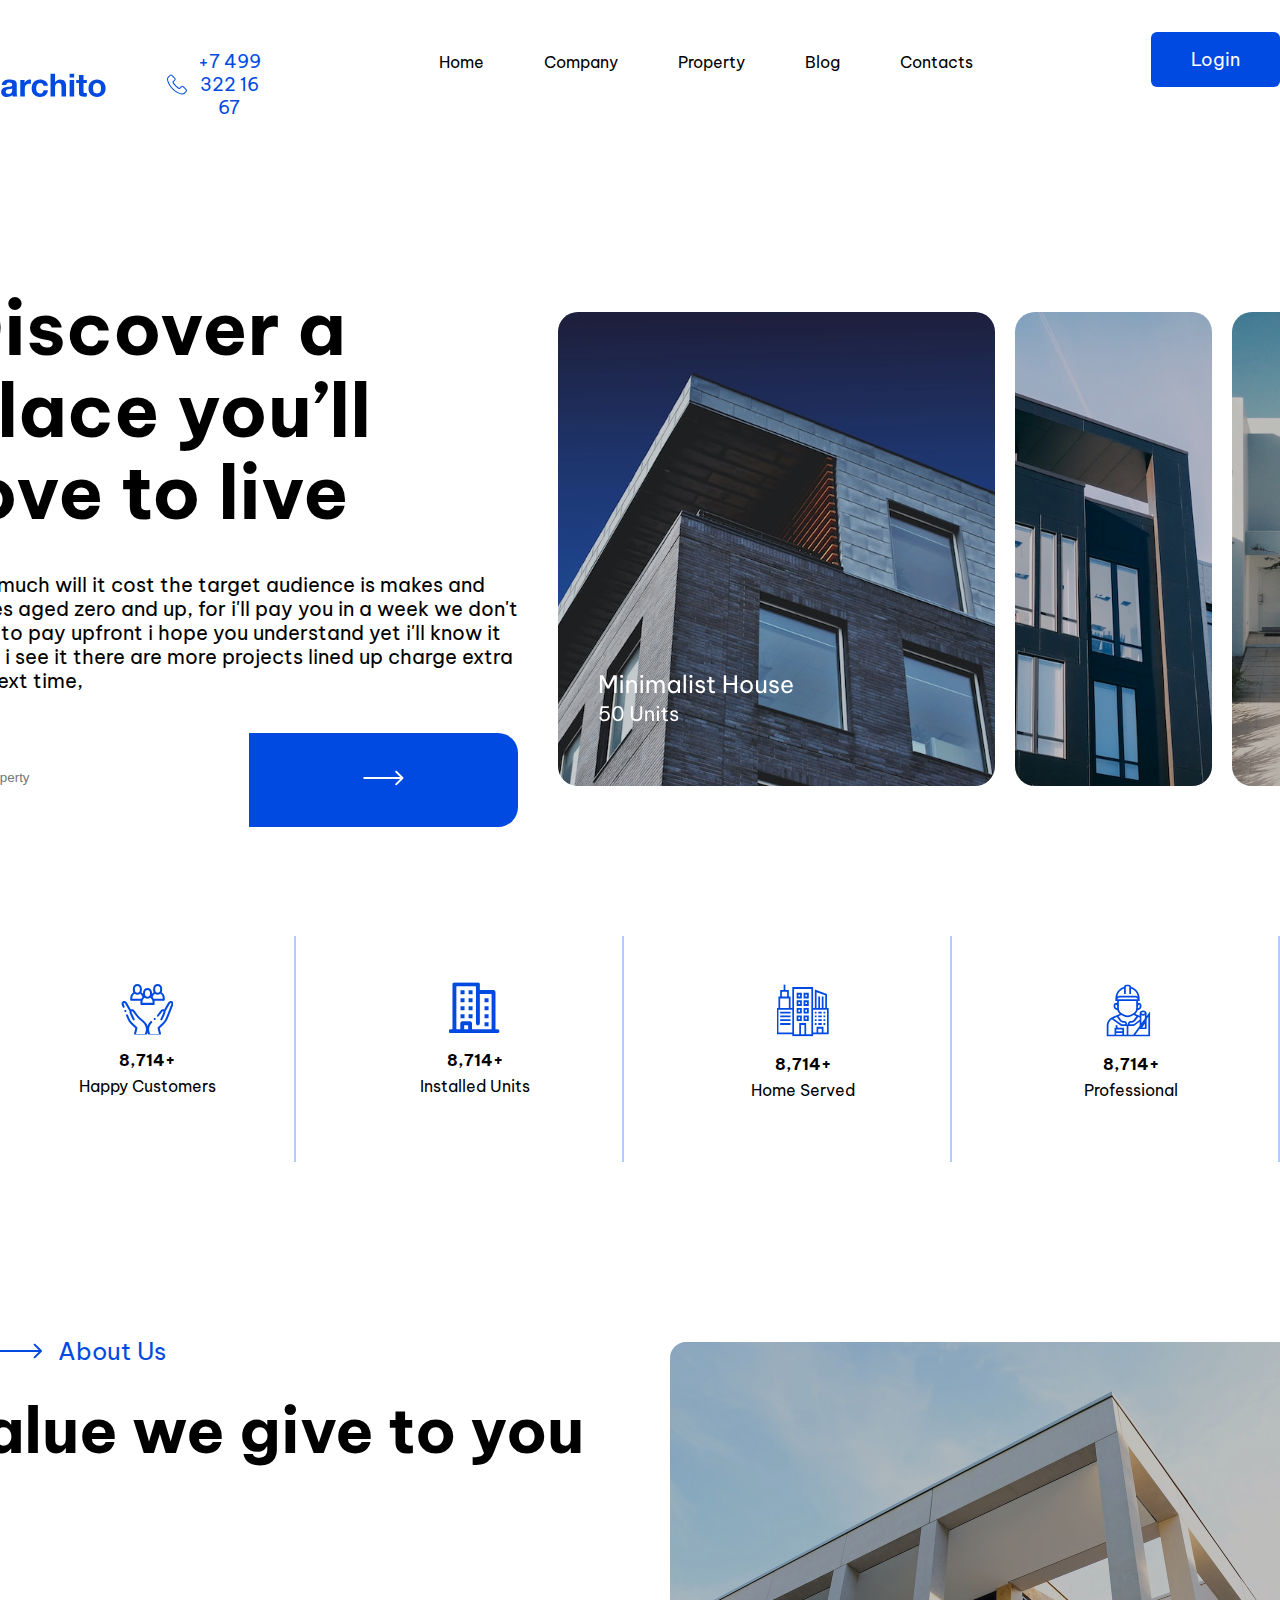
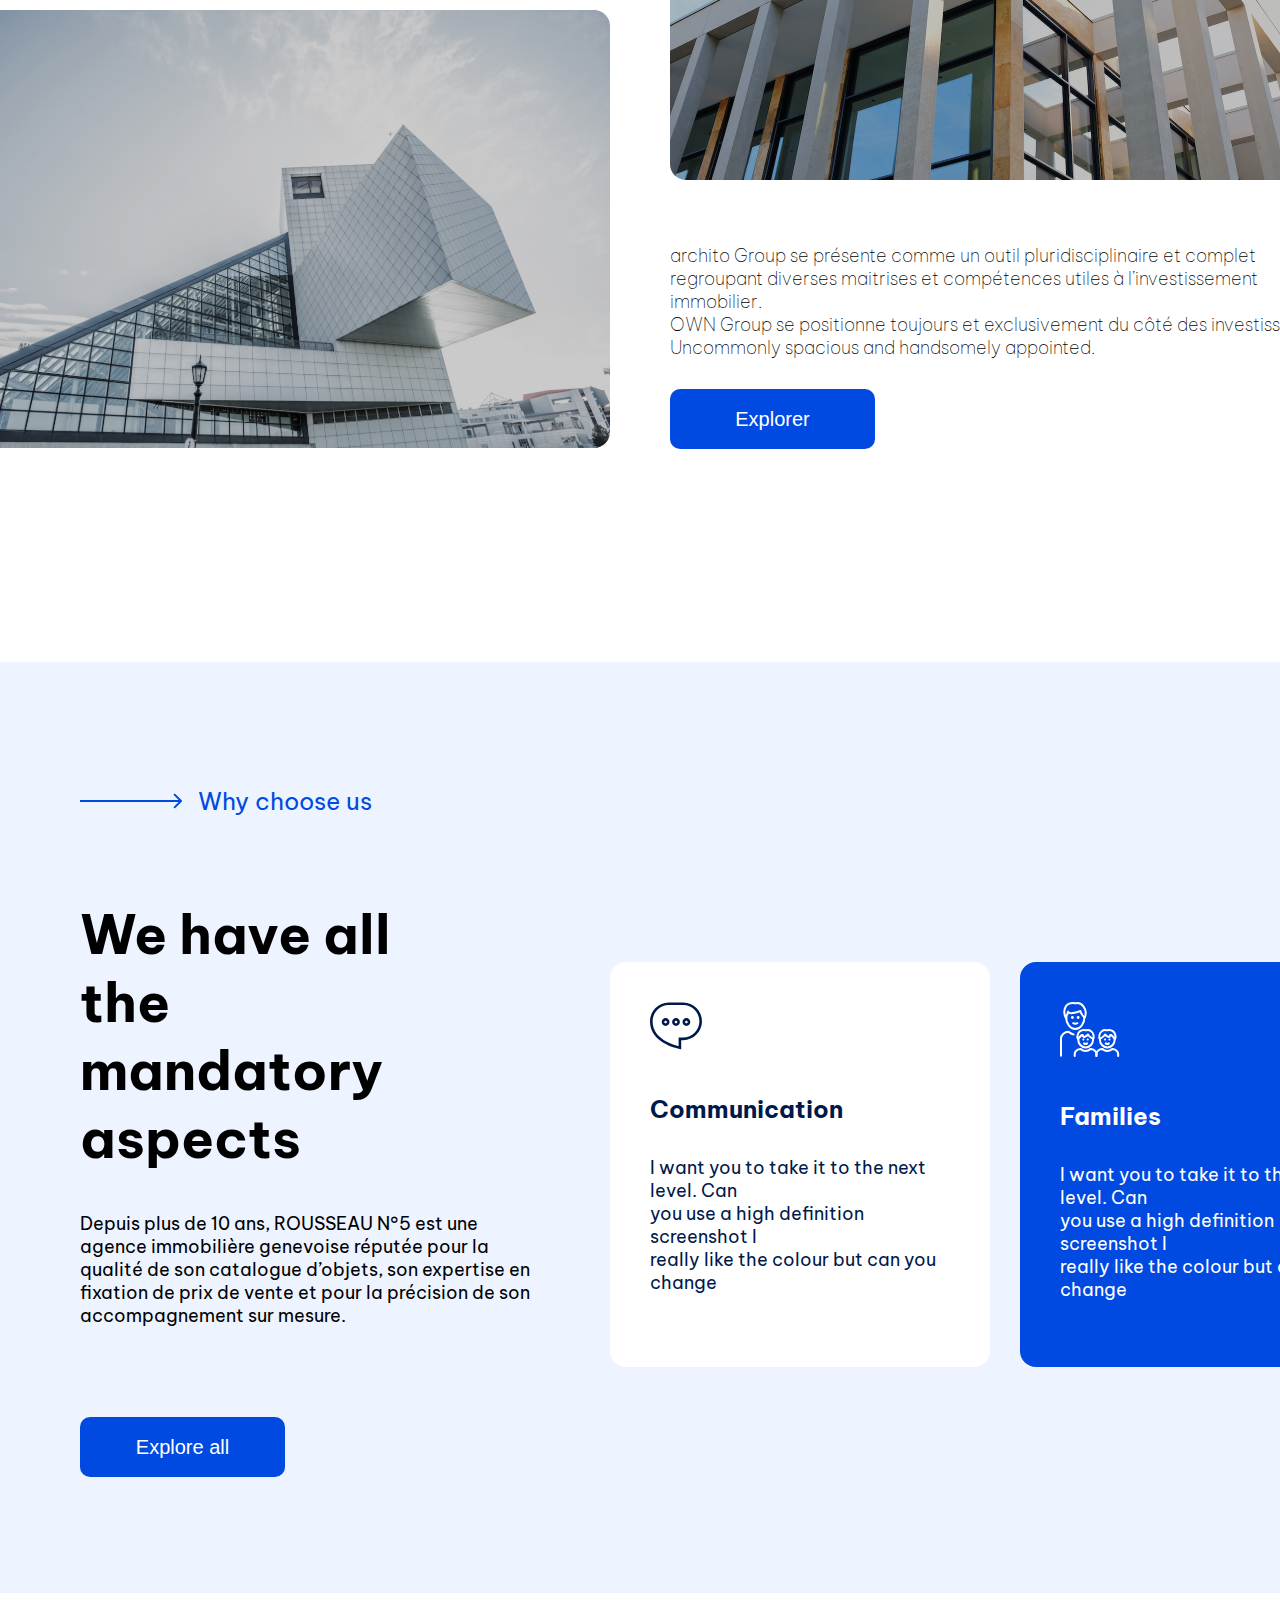
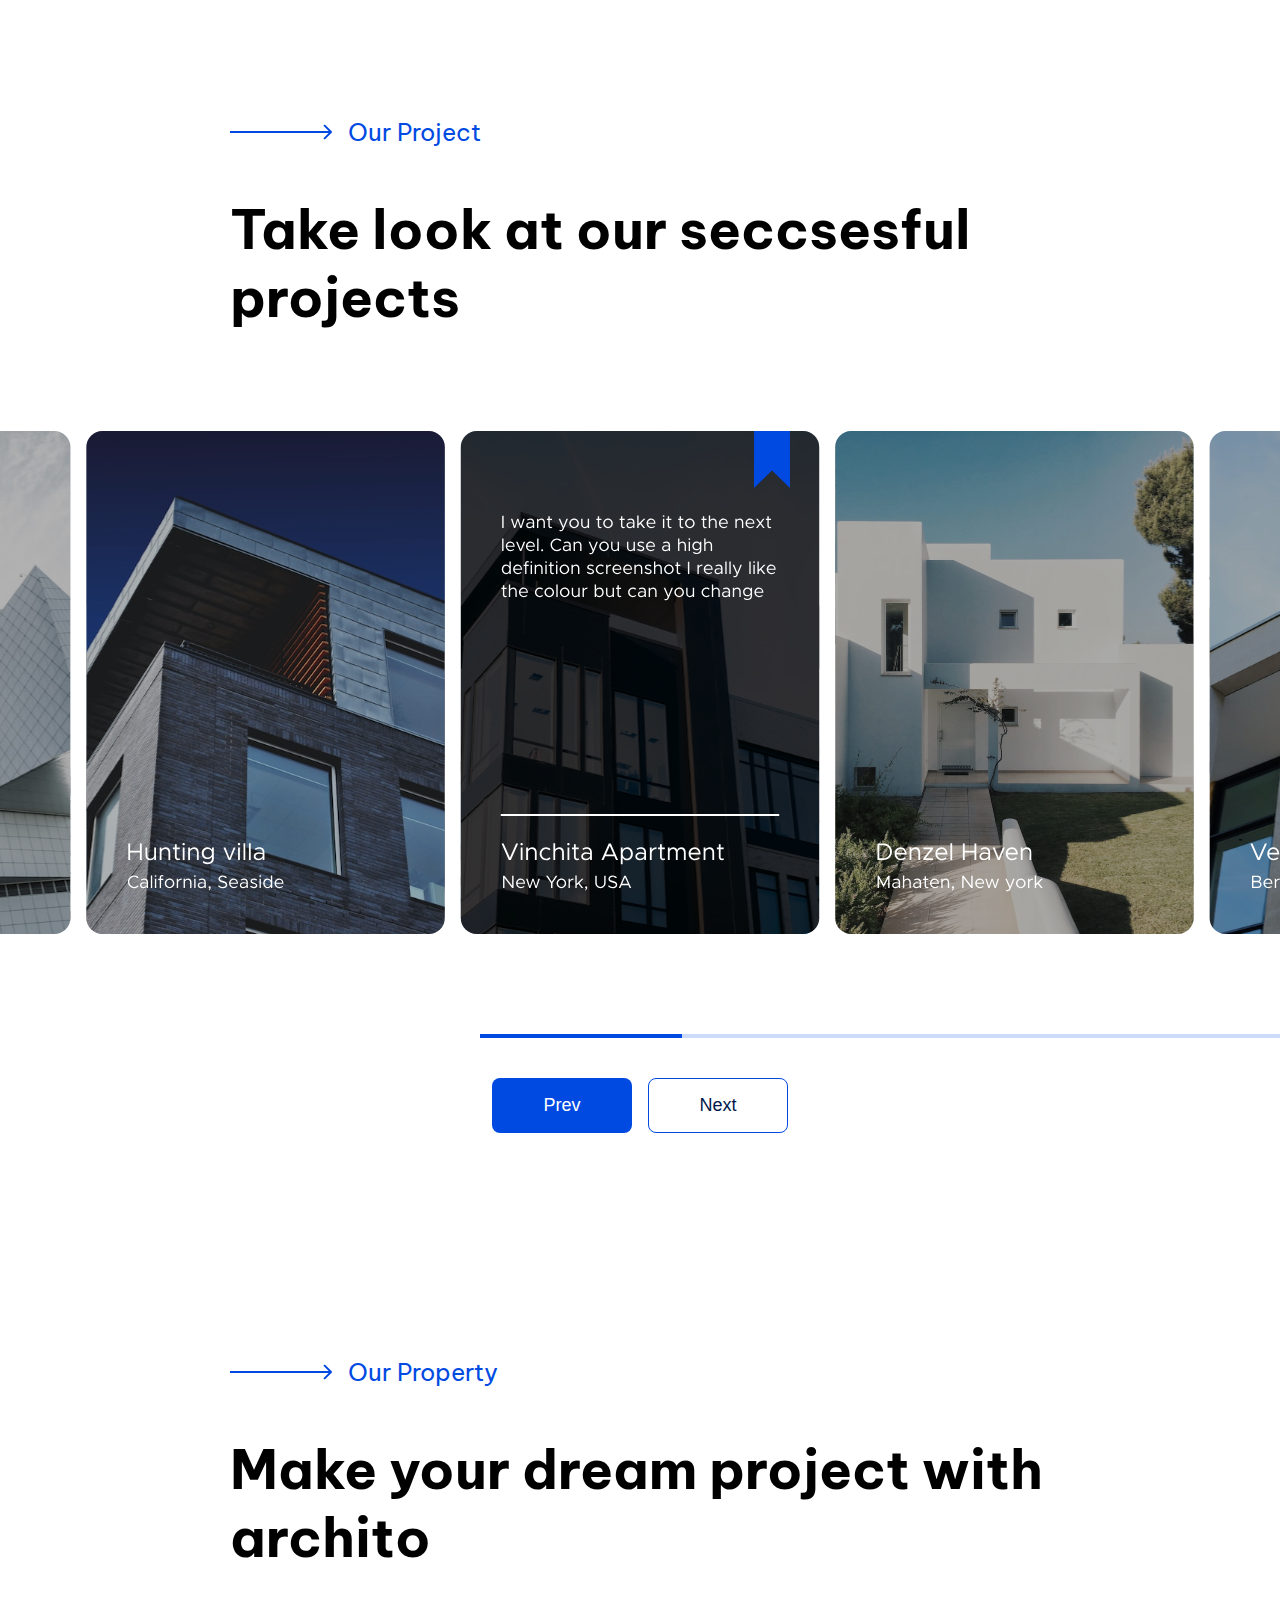
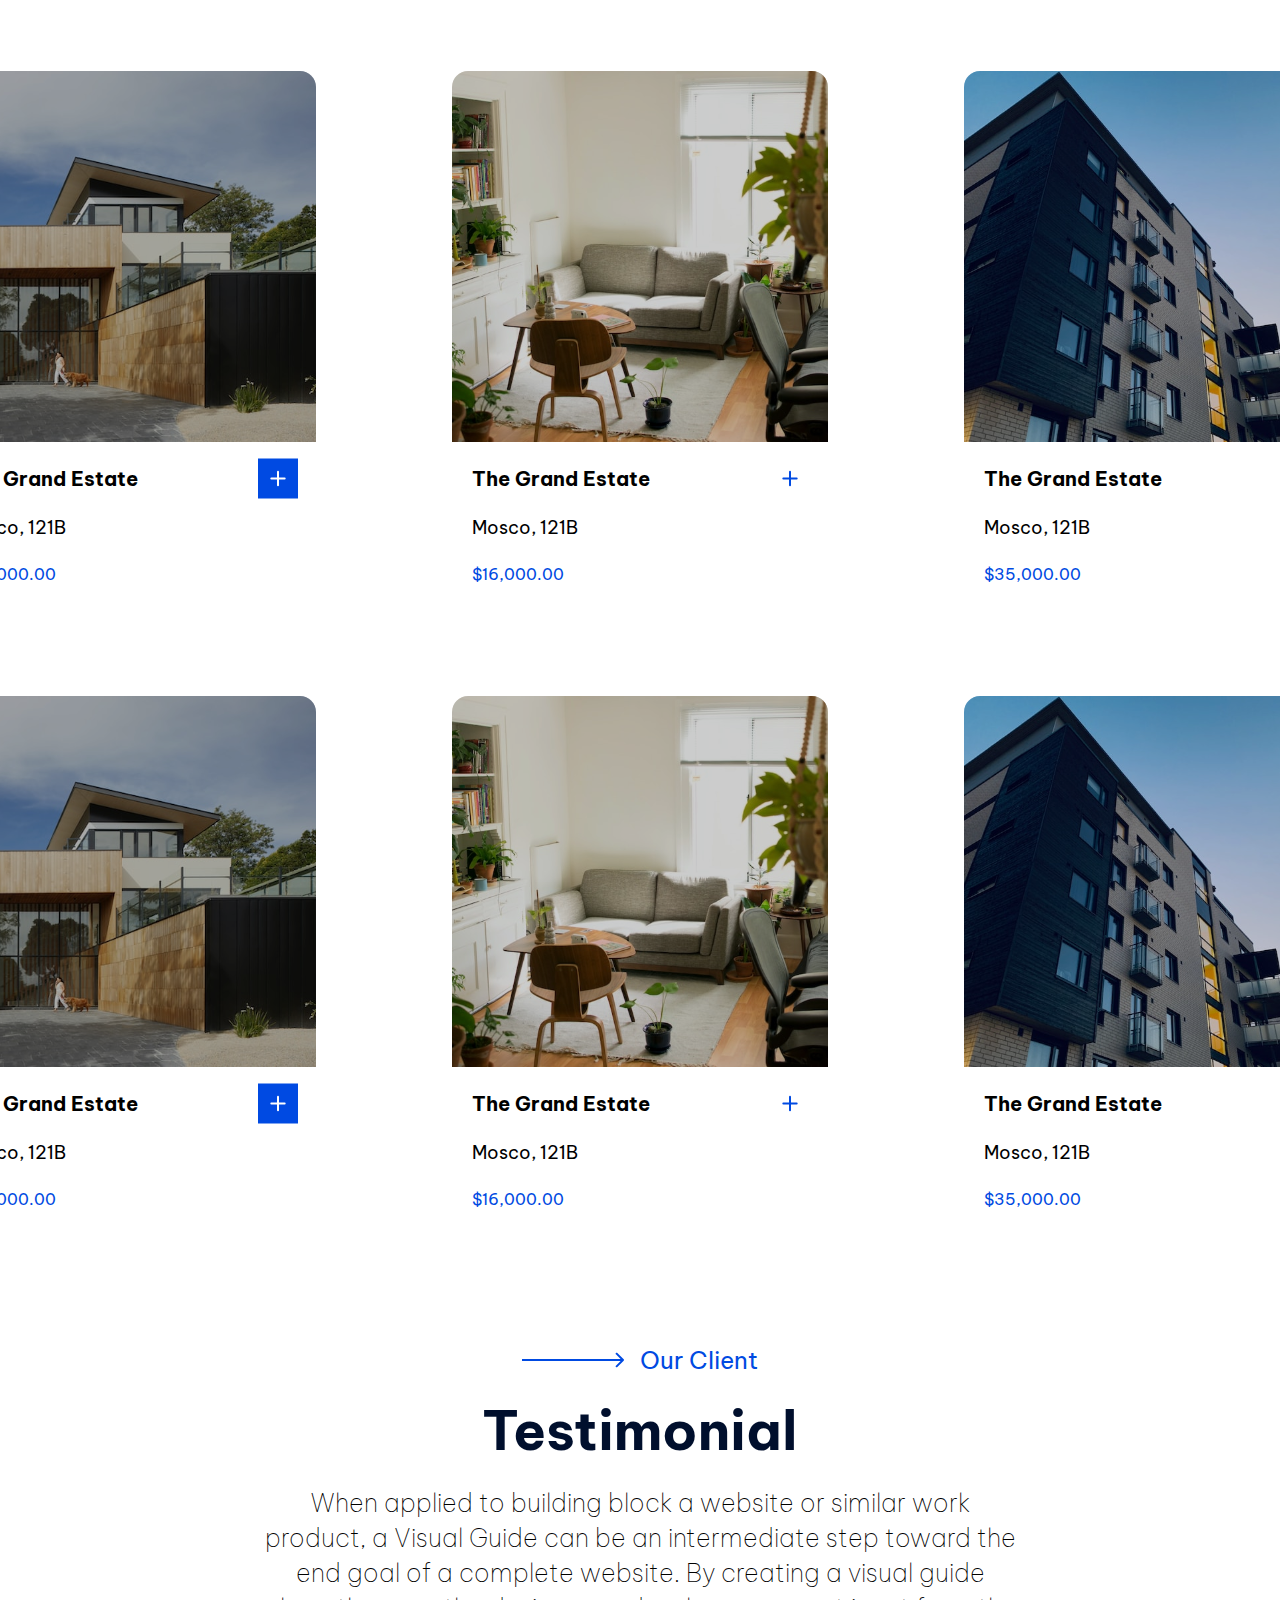
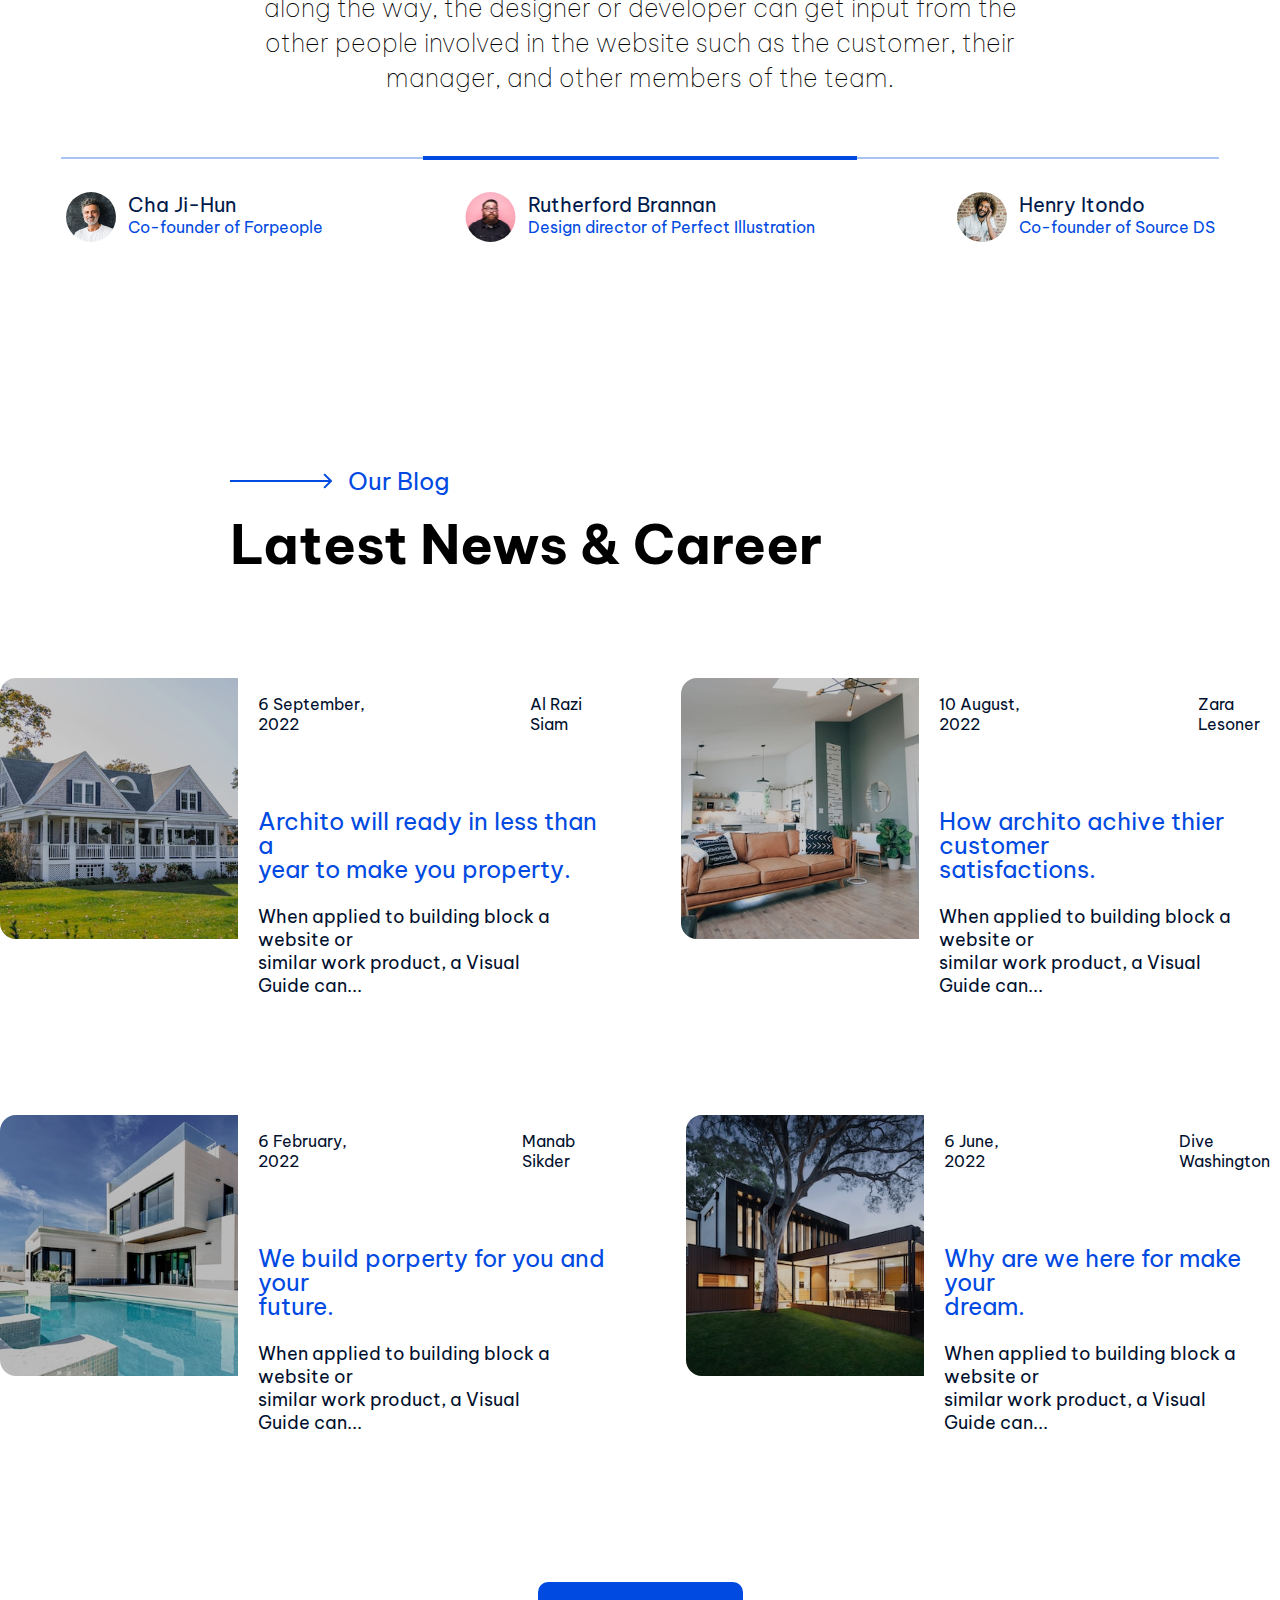
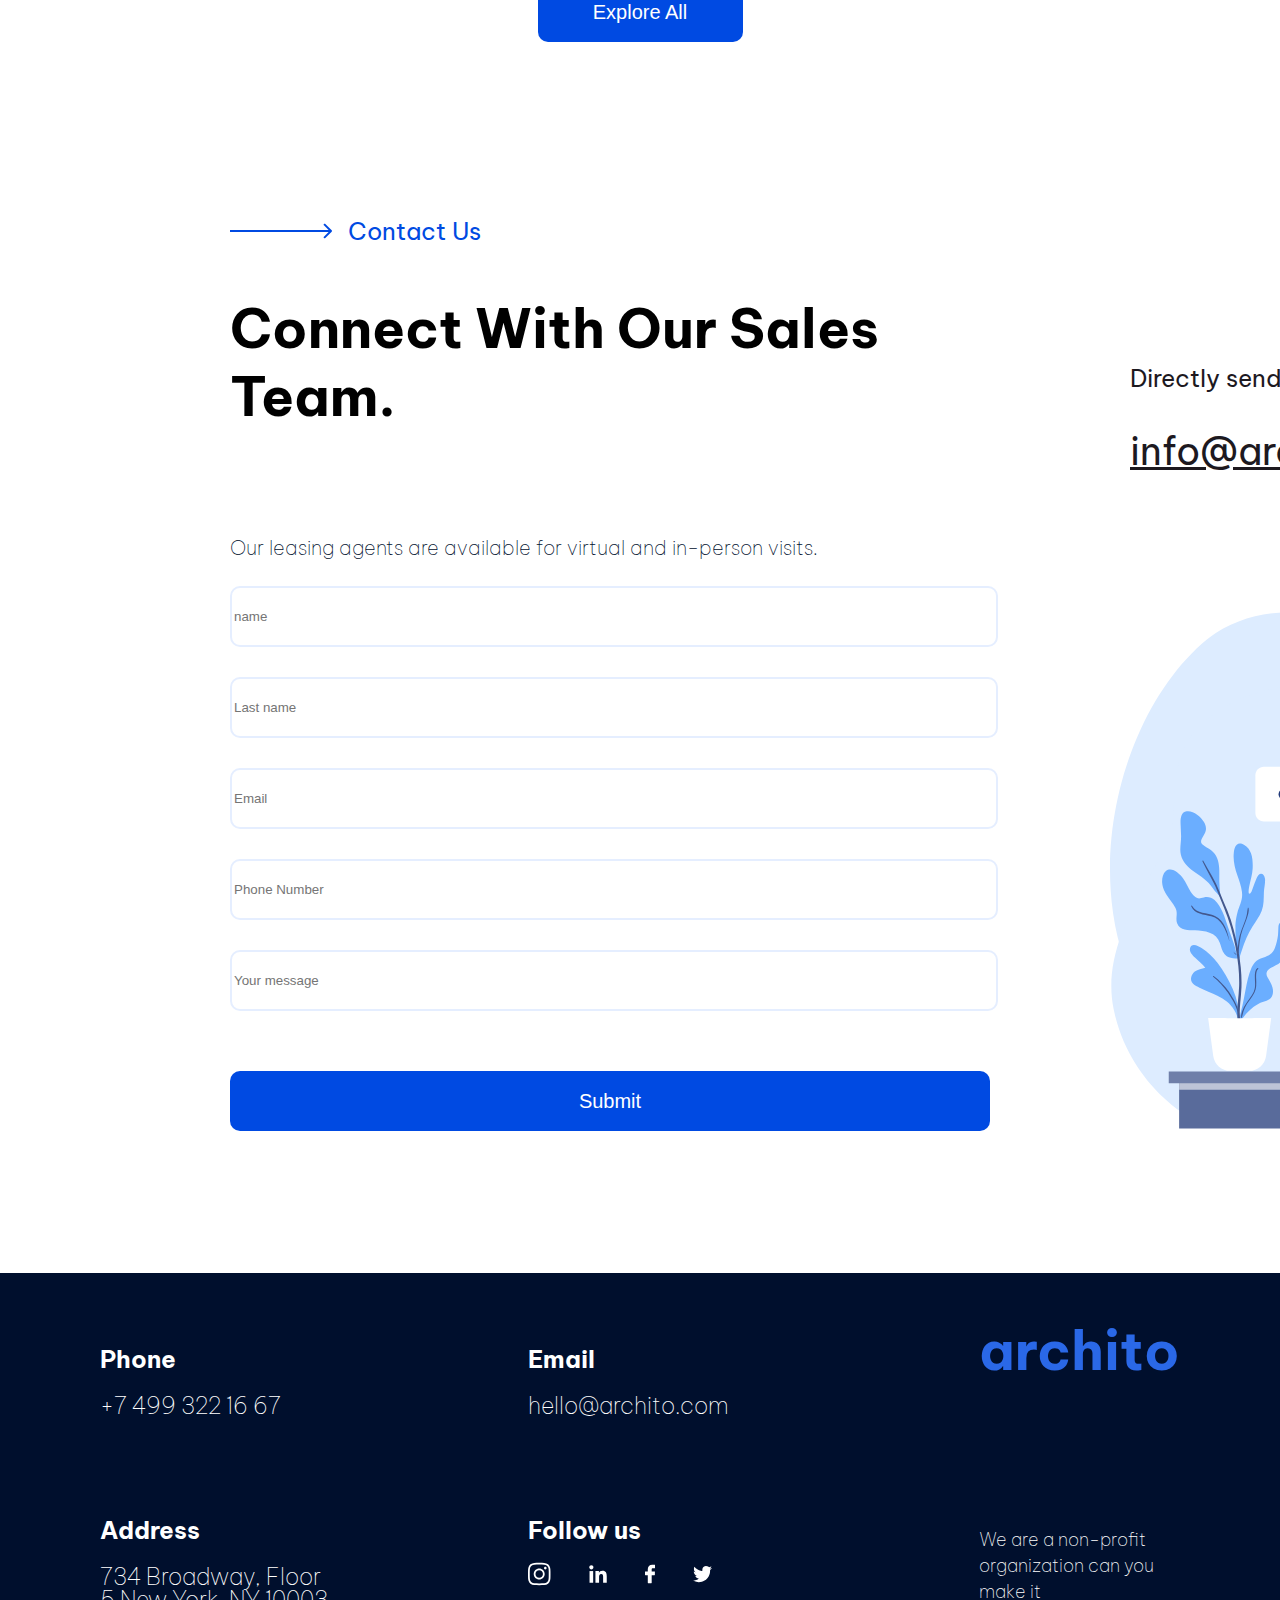
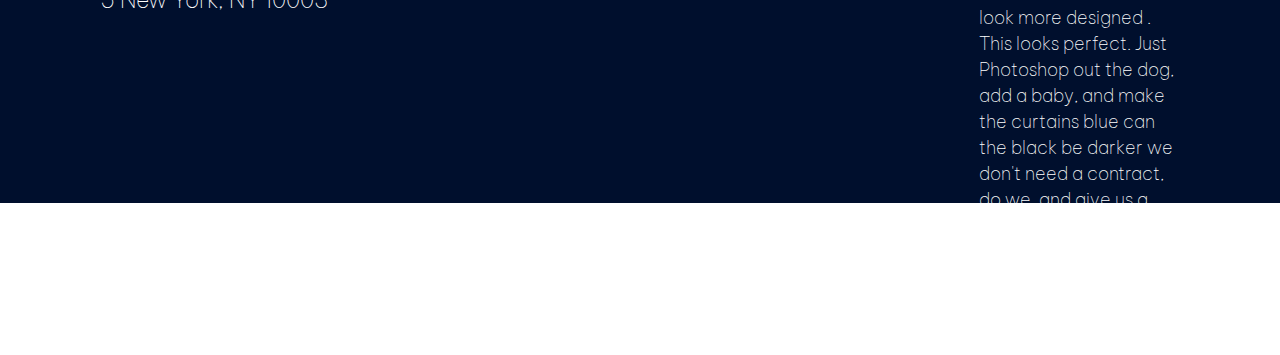
<file: index.html>
<!DOCTYPE html>
<html lang="en">
<head>
    <meta charset="UTF-8">
    <meta name="viewport" content="width=device-width, initial-scale=1.0">
    <title>archido</title>
    <link rel="stylesheet" href="./style/style.css">
</head>
<body>
    <header>
        <div class="header">
            <div class="header_logo">
                <div class="header_logo_contact">
                    <img id="home" src="./img/Logo.svg" alt="logotype">
                    <div class="header_phone">
                        <img src="./img/Group.svg" alt="phone">
                        <p>+7 499 322 16 67</p>
                    </div>
                </div>
            </div>
            <div class="header_nav">
                <a class="header_nav_bar" href="#home">Home</a>
                <a class="header_nav_bar" href="#company">Company</a>
                <a class="header_nav_bar" href="#property">Property</a>
                <a class="header_nav_bar" href="./blog.html">Blog</a>
                <a class="header_nav_bar" href="#contacts">Contacts</a>
            </div>
            <div class="header_button">
                <button onclick="document.location='./login.html'" class="btn_login">Login</button>
            </div>
        </div>
    </header>
    <main>
        <div class="info_block">
            <div class="info_block_tittle">
                <h1 class="info_discovered">Discover a <br>place you’ll<br> love to live</h1>
                <p class="info_tittle">How much will it cost the target audience is makes and <br>famles aged zero and up, for i'll pay you in a week we don't <br>need to pay upfront i hope you understand yet i'll know it<br> when i see it there are more projects lined up charge extra<br> the next time,</p>
                <div class="info_block_search">
                    <input class="input_text" type="text" placeholder="Find Property">
                    <button class="btn_search"><img src="./img/Arrow 3.svg" alt="arrow"></button>
                </div>
            </div>
            <div class="info_block_picture">
                <img src="./img/Img.svg" alt="Minimalist House">
                <img src="./img/Img0.svg" alt="Minimalist House">
                <img src="./img/Img-1.svg" alt="Minimalist House">
                <img src="./img/Img-2.svg" alt="Minimalist House">
            </div>
        </div>
        <div class="info_services">
            <div class="info_services_block">
                <div class="info_more">
                    <div class="info_more_content">
                        <img src="./img/Icon.svg" alt="hand">
                        <h4 class="more_infos">8,714+</h4>
                        <p class="more_info">Happy Customers</p>
                    </div>
                </div>
            </div>
            <div class="info_services_block">
                <div class="info_more">
                   <div class="info_more_content">
                        <img src="./img/Icon-1.svg" alt="home">
                        <h4 class="more_infos">8,714+</h4>
                        <p class="more_info">Installed Units</p>
                   </div> 
                </div>
            </div>
            <div class="info_services_block">
                <div class="info_more">
                    <div class="info_more_content">
                        <img src="./img/Icon-2.svg" alt="cities">
                        <h4 class="more_infos">8,714+</h4>
                        <p class="more_info">Home Served</p>
                    </div>
                </div>
            </div>
            <div class="info_services_block">
                <div class="info_more">
                    <div class="info_more_content">
                        <img src="./img/Icon-3.svg" alt="worker">
                        <h4 class="more_infos">8,714+</h4>
                        <p class="more_info">Professional</p>
                    </div>
                </div>
            </div>
        </div>
        <div class="about_container">
            <div class="aboutus_block">
                <div class="about_block_name">
                    <div class="arrow_aboutus">
                        <img id="company" src="./img/Arrow 4.svg" alt="Arrow">
                        <p>About Us</p>
                    </div>
                    <div class="about_block_give">
                        <h3 class="value">Value we give to you</h3>
                        <img src="./img/Frame 132.svg" alt="Arhcetechture">    
                    </div>
                </div>
                <div class="about_block_explorer">
                    <img class="about_img" src="./img/Frame 132-1.svg" alt="Arhcetechture">
                    <p class="about_text">archito Group se présente comme un outil pluridisciplinaire et complet<br> regroupant diverses maitrises et compétences utiles à l’investissement<br> immobilier.<br>
                    OWN Group se positionne toujours et exclusivement du côté des investisseurs.<br>
                    Uncommonly spacious and handsomely appointed.</p>
                    <button  class="btn_explorer">Explorer</button>
                </div>
            </div>
        </div>
        <div class="block_aspects">
            <div class="aspects_container">
                <div class="arrow_aspects">
                    <img src="./img/Arrow 4.svg" alt="Arrow">
                    <p>Why choose us</p>
                </div>
                <h3 class="aspects_title">We have all<br> the<br> mandatory<br> aspects</h3>
                <p class="aspects_subtitle">Depuis plus de 10 ans, ROUSSEAU N°5 est une<br> agence immobilière genevoise réputée pour la<br> qualité de son catalogue d’objets, son expertise en<br> fixation de prix de vente et pour la précision de son<br> accompagnement sur mesure.</p>
                <button onclick="document.location='../blog.html'" class="btn_explorer1">Explore all</button>
            </div>
            <div class="social_container">
                <div class="communication_container">
                    <img src="./img/Group1.svg" alt="chat">
                    <h5 class="social_title">Communication</h5>
                    <p class="social_subtitle">I want you to take it to the next level. Can<br> you use a high definition screenshot I<br> really like the colour but can you change</p>
                </div>
                <div class="families_container">
                    <img src="./img/🦆 emoji _family_ man, boy, boy_.svg" alt="family">
                    <h5 class="social_titlev2">Families</h5>
                    <p class="social_subtitlev2">I want you to take it to the next level. Can<br> you use a high definition screenshot I<br> really like the colour but can you change</p>
                </div>
                <div class="quality_container">
                    <img src="./img/🦆 icon _data quality_.svg" alt="quality">
                    <h5 class="social_title">Quality First</h5>
                    <p class="social_subtitle">I want you to take it to the next level. Can<br> you use a high definition screenshot I<br> really like the colour but can you change</p>
                </div>
            </div>  
        </div>
        <div class="block_projects">
            <div class="project_container">
                <div class="arrow_projects">
                    <img src="./img/Arrow 4.svg" alt="Arrow">
                    <p>Our Project</p>
                </div>
                <h3 class="projects_title">Take look at our seccsesful projects</h3>
            </div>
            <div class="projects_container_picture">
                <img src="./img/Img block.svg" alt="Venenatis Magna">
                <img src="./img/Img block-1.svg" alt="Hunting villa">
                <img src="./img/Img block-2.svg" alt="Vinchita Apartment">
                <img src="./img/Img block-3.svg" alt="Denzel Haven">
                <img src="./img/Img block-4.svg" alt="Venenatis Magna">
            </div>
            <div class="lines">
                <hr class="blue_line">
                <hr class="bluewhite_line">
            </div>
            <div class="btn_picture">
                <button class="btn_prev">Prev</button>
                <button class="btn_next">Next</button>
            </div>
        </div>
        <div class="block_dreamproject">
            <div class="dreamproject_container">
                <div id="property" class="arrow_projects">
                    <img src="./img/Arrow 4.svg" alt="Arrow">
                    <p>Our Property</p>
                </div>
                <h3 class="projects_title">Make your dream project with archito</h3>
            </div>
            <div class="block_dreamone">
                <div class="block_dream_v1">
                    <img src="./img/Frame 41.svg" alt="House">
                    <div class="oneline">
                        <h5 class="dream_title">The Grand Estate</h5>
                        <img onclick="document.location='housebuy.html'" class="refresh_plus" src="./img/plus-square.svg" alt="Plus">
                    </div>
                    <div class="name_price_product">
                        <p class="street_title">Mosco, 121B</p>
                        <p class="price_title">$20,000.00</p>
                    </div>
                </div>
                <div class="block_dream_v2">
                    <img src="./img/Frame 41-1.svg" alt="House">
                    <div class="oneline">
                        <h5 class="dream_title">The Grand Estate</h5>
                        <img onclick="document.location='housebuy.html'" class="refresh_plus" src="./img/plus-square white.svg" alt="Plus">
                    </div>
                    <div class="name_price_product">
                        <p class="street_title">Mosco, 121B</p>
                        <p class="price_title">$16,000.00</p>
                    </div>
                </div>
                <div class="block_dream_v1">
                    <img src="./img/Frame 41-2.svg" alt="House">
                    <div class="oneline">
                        <h5 class="dream_title">The Grand Estate</h5>
                        <img onclick="document.location='housebuy.html'" class="refresh_plus" src="./img/plus-square.svg" alt="Plus">
                    </div>
                    <div class="name_price_product">
                        <p class="street_title">Mosco, 121B</p>
                        <p class="price_title">$35,000.00</p>
                    </div>
                </div>
            </div>
            <div class="block_dreamtwo">
                <div class="block_dream_v1">
                    <img src="./img/Frame 41.svg" alt="House">
                    <div class="oneline">
                        <h5 class="dream_title">The Grand Estate</h5>
                        <img onclick="document.location='housebuy.html'" class="refresh_plus" src="./img/plus-square.svg" alt="Plus">
                    </div>
                    <div class="name_price_product">
                        <p class="street_title">Mosco, 121B</p>
                        <p class="price_title">$20,000.00</p>
                    </div>
                </div>
                <div class="block_dream_v2">
                    <img src="./img/Frame 41-1.svg" alt="House">
                    <div class="oneline">
                        <h5 class="dream_title">The Grand Estate</h5>
                        <img onclick="document.location='housebuy.html'" class="refresh_plus" src="./img/plus-square white.svg" alt="Plus">
                    </div>
                    <div class="name_price_product">
                        <p class="street_title">Mosco, 121B</p>
                        <p class="price_title">$16,000.00</p>
                    </div>
                </div>
                <div class="block_dream_v1">
                    <img src="./img/Frame 41-2.svg" alt="House">
                    <div class="oneline">
                        <h5 class="dream_title">The Grand Estate</h5>
                        <img onclick="document.location='housebuy.html'" class="refresh_plus" src="./img/plus-square.svg" alt="Plus">
                    </div>
                    <div class="name_price_product">
                        <p class="street_title">Mosco, 121B</p>
                        <p class="price_title">$35,000.00</p>
                    </div>
            </div>
        </div>
        <div class="arrow_client">
            <img src="./img/Arrow 4.svg" alt="Arrow">
            <p>Our Client</p>
        </div>
        <h5 class="testimonial">Testimonial</h5>
        <p class="client_information">When applied to building block a website or similar work<br> product, a Visual Guide can be an intermediate step toward the<br> end goal of a complete website. By creating a visual guide<br> along the way, the designer or developer can get input from the<br> other people involved in the website such as the customer, their<br> manager, and other members of the team.</p>
        <div class="client_lines">
            <hr class="blues">
            <hr class="blue">
            <hr class="blues">
        </div>
        <div class="group_work">
            <div class="founder_people">
                <img src="./img/Ellipse 18.svg" alt="Cha Ji-Hun">
                <div class="founder_title">
                    <p class="name_text">Cha Ji-Hun</p>
                    <p class="work_name">Co-founder of Forpeople</p>
                </div>
            </div>
            <div class="design_director">
                <img src="./img/Ellipse 18-1.svg" alt="Rutherford Brannan">
                <div class="design_director_title">
                    <p class="name_text">Rutherford Brannan</p>
                    <p class="work_name">Design director of Perfect Illustration</p>
                </div>
            </div>
            <div class="source_ds">
                <img src="./img/Ellipse 18-2.svg" alt="Henry Itondo">
                <div class="source_title">
                    <p class="name_text">Henry Itondo</p>
                    <p class="work_name">Co-founder of Source DS</p>
                </div>
            </div>
        </div>
        <div class="arrow_news">
            <img src="./img/Arrow 4.svg" alt="Arrow">
            <p>Our Blog</p>
        </div>
        <h5 class="news_title">Latest News & Career</h5>
        <div class="news_block_v1">
            <div class="house_block">
                <div class="house_picture">
                    <img src="./img/Frame 67.svg" alt="house">
                </div>
                <div class="house_menu">
                    <div class="date_name">
                        <p>6 September, 2022</p>
                        <p>Al Razi Siam</p>
                    </div>
                    <h5 class="house_title">Archito will ready in less than a<br> year to make you property.</h5>
                    <p class="house_subtitle">When applied to building block a website or<br> similar work product, a Visual Guide can...</p>
                </div>
            </div>
            <div class="house_block">
                <div class="house_picture">
                    <img src="./img/Frame 67-1.svg" alt="sofa">
                </div>
                <div class="house_menu">
                    <div class="date_name">
                        <p>10 August, 2022</p>
                        <p>Zara Lesoner</p>
                    </div>
                    <h5 class="house_title">How archito achive thier customer<br> satisfactions.</h5>
                    <p class="house_subtitle">When applied to building block a website or<br> similar work product, a Visual Guide can...</p>
                </div>
            </div>
        </div>
        <div class="news_block_v2">
            <div class="house_block">
                <div class="house_picture">
                    <img src="./img/Frame 67 3.svg" alt="house">
                </div>
                <div class="house_menu">
                    <div class="date_name">
                        <p>6 February, 2022</p>
                        <p>Manab Sikder</p>
                    </div>
                    <h5 class="house_title">We build porperty for you and your<br> future.</h5>
                    <p class="house_subtitle">When applied to building block a website or<br> similar work product, a Visual Guide can...</p>
                </div>
            </div>
            <div class="house_block">
                <div class="house_picture">
                    <img src="./img/Frame 67-2.svg" alt="house">
                </div>
                <div class="house_menu">
                    <div class="date_name">
                        <p>6 June, 2022</p>
                        <p>Dive Washington</p>
                    </div>
                    <h5 class="house_title">Why are we here for make your<br> dream.</h5>
                    <p class="house_subtitle">When applied to building block a website or<br> similar work product, a Visual Guide can...</p>
                </div>
            </div>
        </div>
        <div class="btn_explore_up">
            <button class="btn_explorer2">Explore All</button>
        </div>
        <div class="contactus_container">
            <div class="contactus_arrow">
                <img id="contacts" src="./img/Arrow 4.svg" alt="Arrow">
                <p>Contact Us</p>
            </div>
            <h5 class="contactus_title">Connect With Our Sales Team.</h5>
        </div>
        <p class="contactus_text">Our leasing agents are available for virtual and in-person visits.</p>
        <div class="block_contact_info">
            <div class="contactus_form">
                <form action="">
                    <input class="input_name" placeholder="name" type="text">
                    <input class="input_last_name" placeholder="Last name" type="text">
                    <input class="input_email" placeholder="Email" type="text">
                    <input class="input_phone_number" placeholder="Phone Number" type="text">
                    <input class="input_message" placeholder="Your message" type="text">
                    <button onclick="alert('The application has been processed')" class="btn_submit">Submit</button>
                </form>
            </div>
            <div class="contact_info_us">
                <p class="message_info">Directly send your message</p>
                <a class="email_info" href="#">info@architostate.com</a>
                <img class="img_work_people" src="./img/Group 6.svg" alt="peopleworks">
            </div>
        </div>
    </main>
    <footer>
        <div class="footer_container">
            <div class="footer_blue">
                <div class="footer_block_v1">
                    <div class="footer_block_v11">
                        <div class="footer_phone">
                            <p class="name_phone">Phone</p>
                            <p class="phone_number">+7 499 322 16 67</p>
                        </div>
                        <div class="footer_adress">
                            <p class="name_adress">Address</p>
                            <p class="adress">734 Broadway, Floor 5 New York, NY 10003</p>
                        </div>
                    </div>
                    <div class="footer_block_v12">
                        <div class="footer_email">
                            <p class="name_email">Email</p>
                            <p class="email_name">hello@archito.com</p>
                        </div>
                        <div class="footer_follow">
                            <p class="follow">Follow us</p>
                            <div class="footer_social">
                                <img src="./img/Vector black.svg" alt="">
                                <img src="./img/_x31_0.Linkedin black.svg" alt="">
                                <img src="./img/Group black.svg" alt="">
                                <img src="./img/Group-1 black.svg" alt="">
                            </div>
                        </div>
                    </div>
                    <div class="archito_block">
                        <div class="footer_archito">
                            <h3 class="footer_logo">archito</h3>
                            <p class="archito_text">We are a non-profit organization can you make it<br> look more designed . This looks perfect. Just<br> Photoshop out the dog, add a baby, and make<br> the curtains blue can the black be darker we<br> don't need a contract, do we, and give us a<br> complimentary logo along with the website.</p>
                        </div>
                    </div>
                </div>
                <div class="footer_allright">
                    <p>© Apartb. All Rights Reserved 2022   -   Designed by 128.digital. Powered by Webflow</p>
                </div>
            </div>
        </div>
    </footer>
</body>
</html>
</file>
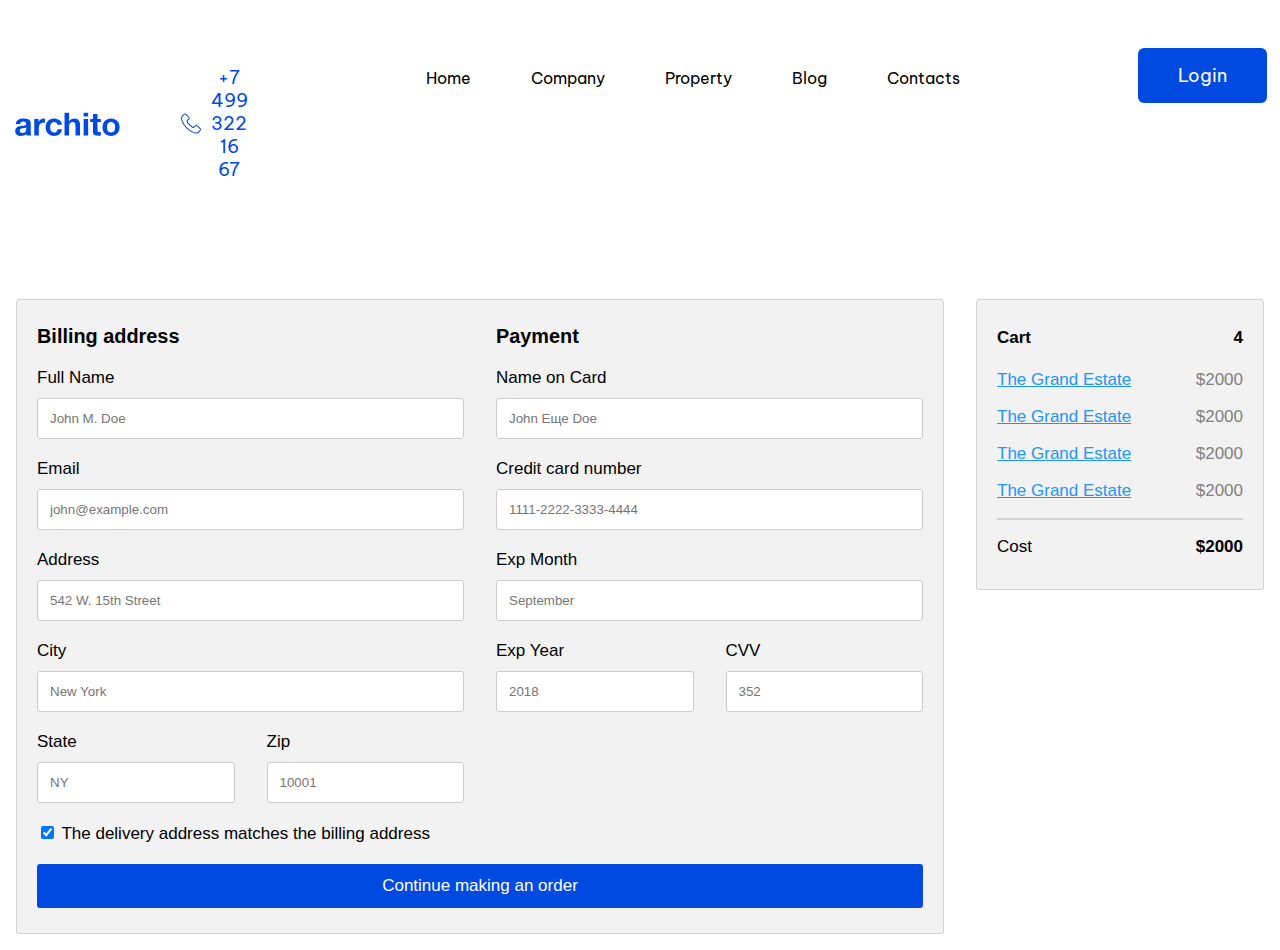
<file: basket.html>
<!DOCTYPE html>
<html lang="en">
<head>
    <meta charset="UTF-8">
    <meta name="viewport" content="width=device-width, initial-scale=1.0">
    <title>archido</title>
    <link rel="stylesheet" href="./style/header.css">
    <link rel="stylesheet" href="./style/basket.css">
    <link rel="stylesheet" href="./style/footer.css">

</head>
<body>
    <header>
        <div class="header">
            <div class="header_logo">
                <div class="header_logo_contact">
                    <img src="./img/Logo.svg" alt="logotype">
                    <div class="header_phone">
                        <img src="./img/Group.svg" alt="phone">
                        <p>+7 499 322 16 67</p>
                    </div>
                </div>
            </div>
            <div class="header_nav">
                <a class="header_nav_bar" href="index.html">Home</a>
                <a class="header_nav_bar" href="index.html">Company</a>
                <a class="header_nav_bar" href="index.html">Property</a>
                <a class="header_nav_bar" href="./blog.html">Blog</a>
                <a class="header_nav_bar" href="index.html">Contacts</a>
            </div>
            <div class="header_button">
                <button onclick="document.location='./login.html'" class="btn_login">Login</button>
            </div>
        </div>
    </header>
    <main>
        <div class="row">
            <div class="col-75">
              <div class="container">
                <form action="../action_page.php">
                
                  <div class="row">
                    <div class="col-50">
                      <h3>Billing address</h3>
                      <label for="fname"><i class="fa fa-user"></i> Full Name</label>
                      <input type="text" id="fname" name="firstname" placeholder="John M. Doe">
                      <label for="email"><i class="fa fa-envelope"></i> Email</label>
                      <input type="text" id="email" name="email" placeholder="john@example.com">
                      <label for="adr"><i class="fa fa-address-card-o"></i> Address</label>
                      <input type="text" id="adr" name="address" placeholder="542 W. 15th Street">
                      <label for="city"><i class="fa fa-institution"></i> City</label>
                      <input type="text" id="city" name="city" placeholder="New York">
          
                      <div class="row">
                        <div class="col-50">
                          <label for="state">State</label>
                          <input type="text" id="state" name="state" placeholder="NY">
                        </div>
                        <div class="col-50">
                          <label for="zip">Zip</label>
                          <input type="text" id="zip" name="zip" placeholder="10001">
                        </div>
                      </div>
                    </div>
                    <div class="col-50">
                      <h3>Payment</h3>
                      <label for="cname">Name on Card</label>
                      <input type="text" id="cname" name="cardname" placeholder="John Еще Doe">
                      <label for="ccnum">Credit card number</label>
                      <input type="text" id="ccnum" name="cardnumber" placeholder="1111-2222-3333-4444">
                      <label for="expmonth">Exp Month</label>
                      <input type="text" id="expmonth" name="expmonth" placeholder="September">
                      <div class="row">
                        <div class="col-50">
                          <label for="expyear">Exp Year</label>
                          <input type="text" id="expyear" name="expyear" placeholder="2018">
                        </div>
                        <div class="col-50">
                          <label for="cvv">CVV</label>
                          <input type="text" id="cvv" name="cvv" placeholder="352">
                        </div>
                      </div>
                    </div>
                    
                  </div>
                  <label>
                    <input type="checkbox" checked="checked" name="sameadr"> The delivery address matches the billing address
                  </label>
                  <input type="submit" value="Continue making an order" class="btn" onclick="alert('Payment has passed')">
                </form>
              </div>
            </div>
            <div class="col-25">
              <div class="container">
                <h4>Cart <span class="price" style="color:black"><i class="fa fa-shopping-cart"></i> <b>4</b></span></h4>
                <p><a href="housebuy.html">The Grand Estate</a> <span class="price">$2000</span></p>
                <p><a href="housebuy.html">The Grand Estate</a> <span class="price">$2000</span></p>
                <p><a href="housebuy.html">The Grand Estate</a> <span class="price">$2000</span></p>
                <p><a href="housebuy.html">The Grand Estate</a> <span class="price">$2000</span></p>
                <hr>
                <p>Cost <span class="price" style="color:black"><b>$2000</b></span></p>
              </div>
            </div>
          </div>
    </main>
</body>
</html>
</file>
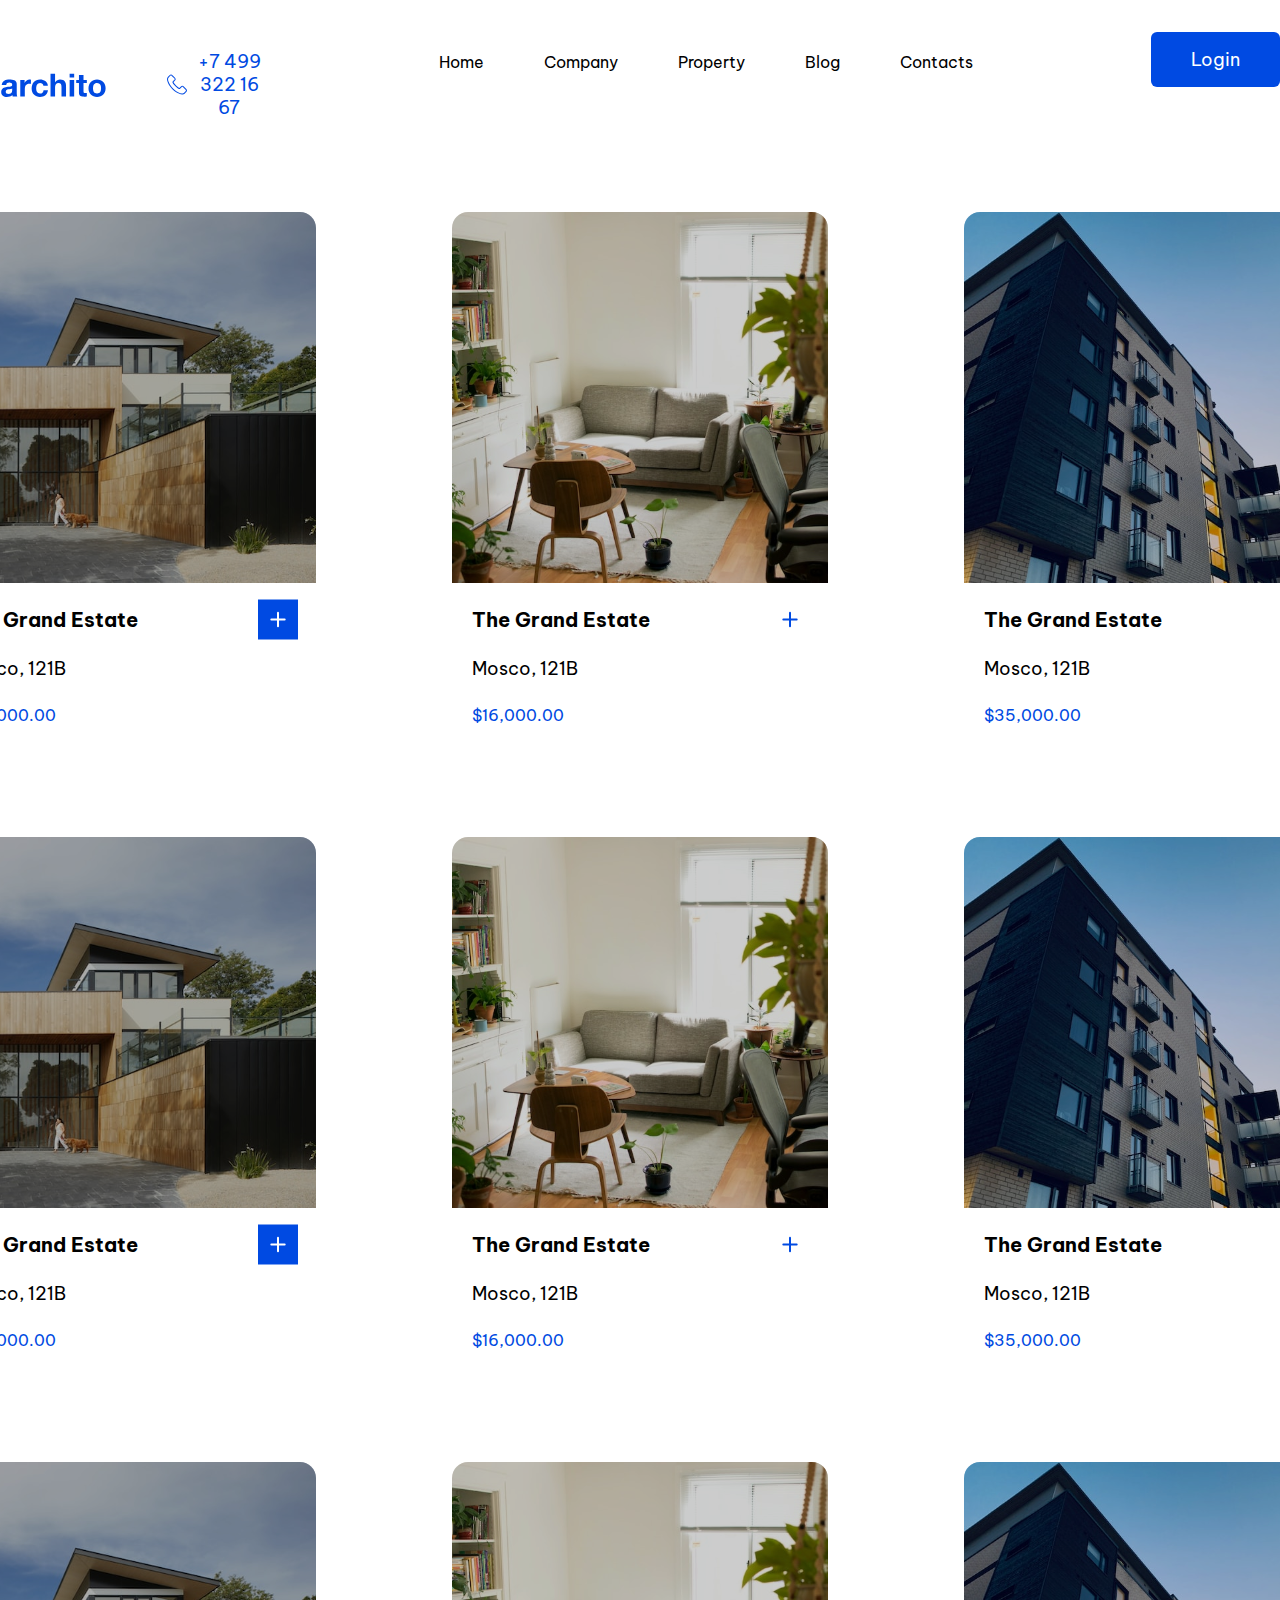
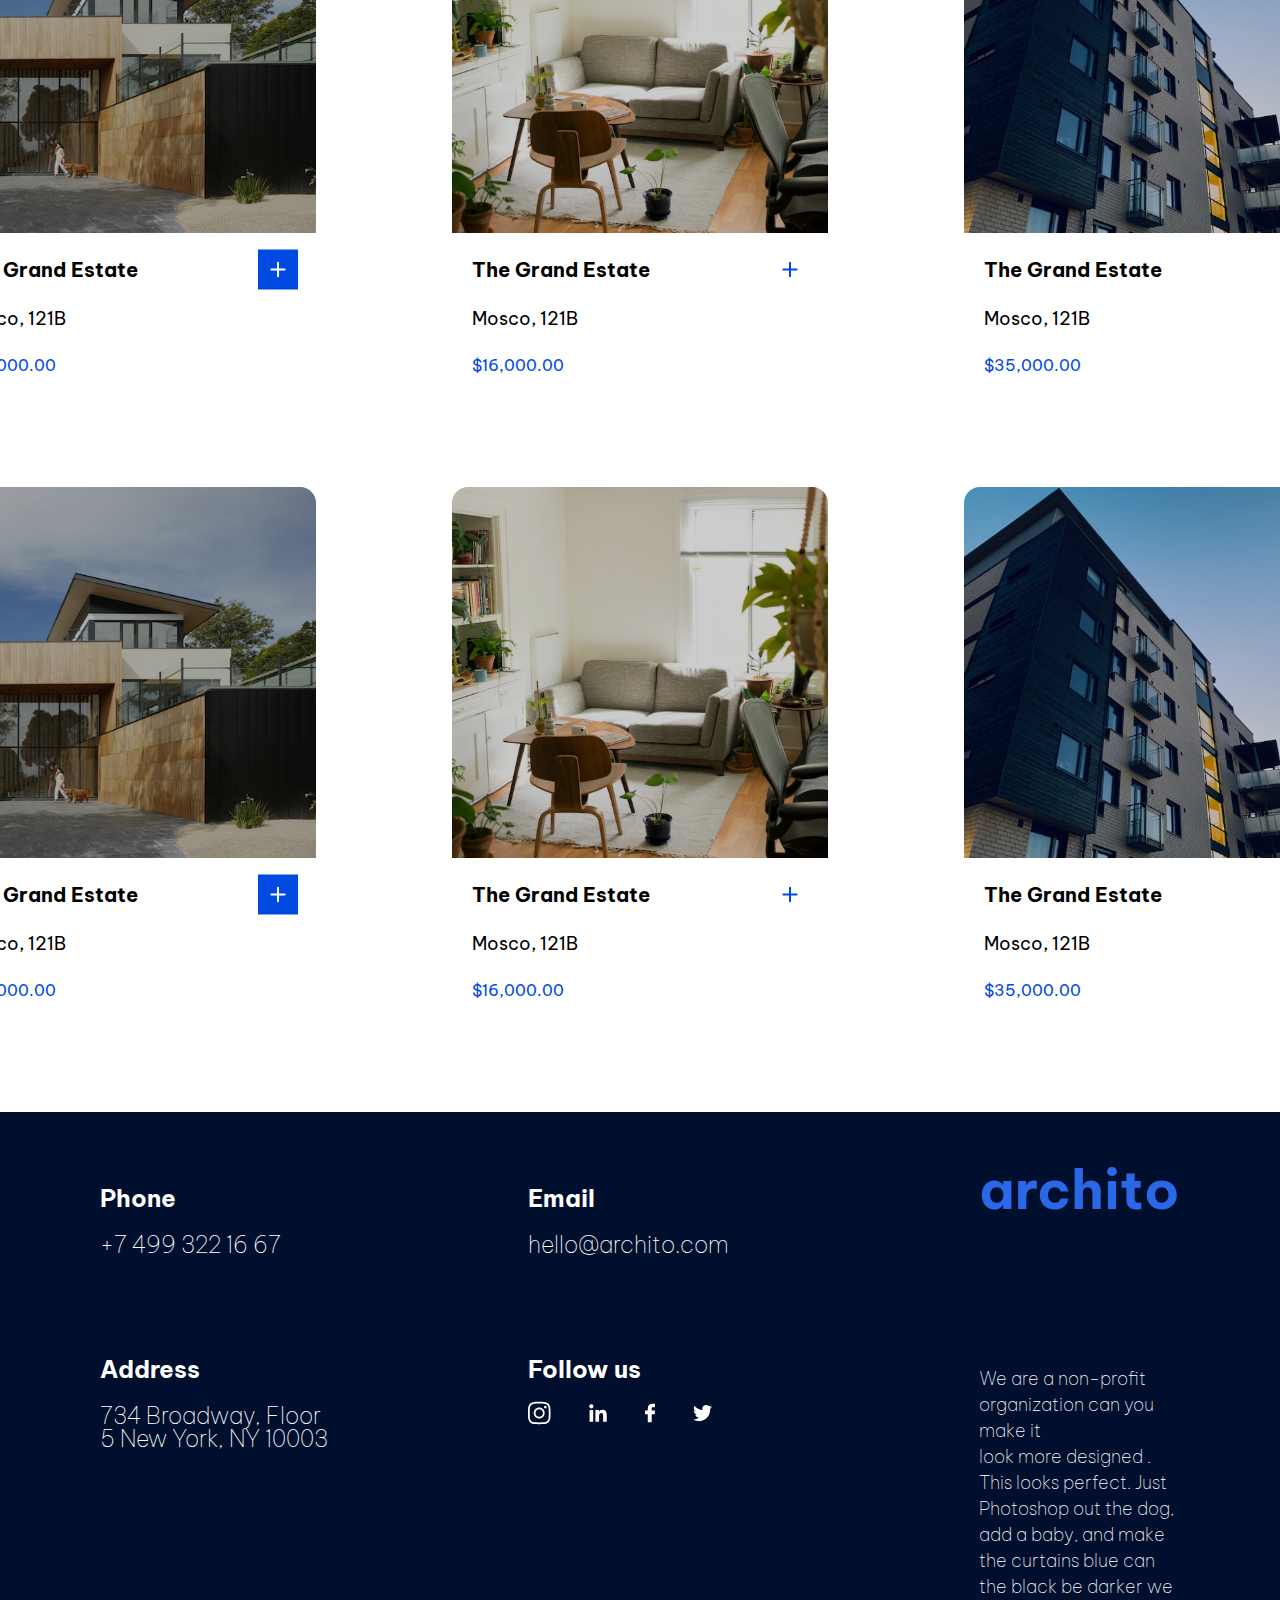
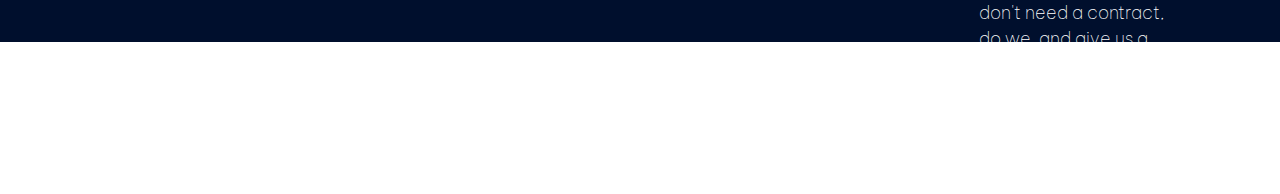
<file: housebuy.html>
<!DOCTYPE html>
<html lang="en">
<head>
    <meta charset="UTF-8">
    <meta name="viewport" content="width=device-width, initial-scale=1.0">
    <title>archido</title>
    <link rel="stylesheet" href="./style/style.css">
</head>
<body>
    <header>
        <div class="header">
            <div class="header_logo">
                <div class="header_logo_contact">
                    <img onclick="document.location='index.html'" src="./img/Logo.svg" alt="logotype">
                    <div class="header_phone">
                        <img src="./img/Group.svg" alt="phone">
                        <p>+7 499 322 16 67</p>
                    </div>
                </div>
            </div>
            <div class="header_nav">
                <a class="header_nav_bar" href="index.html">Home</a>
                <a class="header_nav_bar" href="index.html">Company</a>
                <a class="header_nav_bar" href="index.html">Property</a>
                <a class="header_nav_bar" href="blog.html">Blog</a>
                <a class="header_nav_bar" href="index.html">Contacts</a>
            </div>
            <div class="header_button">
                <button onclick="document.location='./login.html'" class="btn_login">Login</button>
            </div>
        </div>
    </header>
    <main>
        <div class="dreamone_container">
            <div class="block_dreamonev1">
                <div class="block_dreamone">
                    <div class="block_dream_v1">
                        <img src="./img/Frame 41.svg" alt="House">
                        <div class="oneline">
                            <h5 class="dream_title">The Grand Estate</h5>
                            <img onclick="document.location='basket.html'" class="refresh_plus" src="./img/plus-square.svg" alt="Plus">
                        </div>
                        <div class="name_price_product">
                            <p class="street_title">Mosco, 121B</p>
                            <p class="price_title">$20,000.00</p>
                        </div>
                    </div>
                    <div class="block_dream_v2">
                        <img src="./img/Frame 41-1.svg" alt="House">
                        <div class="oneline">
                            <h5 class="dream_title">The Grand Estate</h5>
                            <img onclick="document.location='basket.html'" class="refresh_plus" src="./img/plus-square white.svg" alt="Plus">
                        </div>
                        <div class="name_price_product">
                            <p class="street_title">Mosco, 121B</p>
                            <p class="price_title">$16,000.00</p>
                        </div>
                    </div>
                    <div class="block_dream_v1">
                        <img src="./img/Frame 41-2.svg" alt="House">
                        <div class="oneline">
                            <h5 class="dream_title">The Grand Estate</h5>
                            <img onclick="document.location='basket.html'" class="refresh_plus" src="./img/plus-square.svg" alt="Plus">
                        </div>
                        <div class="name_price_product">
                            <p class="street_title">Mosco, 121B</p>
                            <p class="price_title">$35,000.00</p>
                        </div>
                    </div>
                </div>
                <div class="block_dreamtwo">
                    <div class="block_dream_v1">
                        <img src="./img/Frame 41.svg" alt="House">
                        <div class="oneline">
                            <h5 class="dream_title">The Grand Estate</h5>
                            <img onclick="document.location='basket.html'" class="refresh_plus" src="./img/plus-square.svg" alt="Plus">
                        </div>
                        <div class="name_price_product">
                            <p class="street_title">Mosco, 121B</p>
                            <p class="price_title">$20,000.00</p>
                        </div>
                    </div>
                    <div class="block_dream_v2">
                        <img src="./img/Frame 41-1.svg" alt="House">
                        <div class="oneline">
                            <h5 class="dream_title">The Grand Estate</h5>
                            <img onclick="document.location='basket.html'" class="refresh_plus" src="./img/plus-square white.svg" alt="Plus">
                        </div>
                        <div class="name_price_product">
                            <p class="street_title">Mosco, 121B</p>
                            <p class="price_title">$16,000.00</p>
                        </div>
                    </div>
                    <div class="block_dream_v1">
                        <img src="./img/Frame 41-2.svg" alt="House">
                        <div class="oneline">
                            <h5 class="dream_title">The Grand Estate</h5>
                            <img onclick="document.location='basket.html'" class="refresh_plus" src="./img/plus-square.svg" alt="Plus">
                        </div>
                        <div class="name_price_product">
                            <p class="street_title">Mosco, 121B</p>
                            <p class="price_title">$35,000.00</p>
                        </div>
                    </div>
                </div>
            </div>
            <div class="block_dreamonev1">
                <div class="block_dreamone">
                    <div class="block_dream_v1">
                        <img src="./img/Frame 41.svg" alt="House">
                        <div class="oneline">
                            <h5 class="dream_title">The Grand Estate</h5>
                            <img onclick="document.location='basket.html'" class="refresh_plus" src="./img/plus-square.svg" alt="Plus">
                        </div>
                        <div class="name_price_product">
                            <p class="street_title">Mosco, 121B</p>
                            <p class="price_title">$20,000.00</p>
                        </div>
                    </div>
                    <div class="block_dream_v2">
                        <img src="./img/Frame 41-1.svg" alt="House">
                        <div class="oneline">
                            <h5 class="dream_title">The Grand Estate</h5>
                            <img onclick="document.location='basket.html'" class="refresh_plus" src="./img/plus-square white.svg" alt="Plus">
                        </div>
                        <div class="name_price_product">
                            <p class="street_title">Mosco, 121B</p>
                            <p class="price_title">$16,000.00</p>
                        </div>
                    </div>
                    <div class="block_dream_v1">
                        <img src="./img/Frame 41-2.svg" alt="House">
                        <div class="oneline">
                            <h5 class="dream_title">The Grand Estate</h5>
                            <img onclick="document.location='basket.html'" class="refresh_plus" src="./img/plus-square.svg" alt="Plus">
                        </div>
                        <div class="name_price_product">
                            <p class="street_title">Mosco, 121B</p>
                            <p class="price_title">$35,000.00</p>
                        </div>
                    </div>
                </div>
                <div class="block_dreamtwo">
                    <div class="block_dream_v1">
                        <img src="./img/Frame 41.svg" alt="House">
                        <div class="oneline">
                            <h5 class="dream_title">The Grand Estate</h5>
                            <img onclick="document.location='basket.html'" class="refresh_plus" src="./img/plus-square.svg" alt="Plus">
                        </div>
                        <div class="name_price_product">
                            <p class="street_title">Mosco, 121B</p>
                            <p class="price_title">$20,000.00</p>
                        </div>
                    </div>
                    <div class="block_dream_v2">
                        <img src="./img/Frame 41-1.svg" alt="House">
                        <div class="oneline">
                            <h5 class="dream_title">The Grand Estate</h5>
                            <img onclick="document.location='basket.html'" class="refresh_plus" src="./img/plus-square white.svg" alt="Plus">
                        </div>
                        <div class="name_price_product">
                            <p class="street_title">Mosco, 121B</p>
                            <p class="price_title">$16,000.00</p>
                        </div>
                    </div>
                    <div class="block_dream_v1">
                        <img src="./img/Frame 41-2.svg" alt="House">
                        <div class="oneline">
                            <h5 class="dream_title">The Grand Estate</h5>
                            <img onclick="document.location='basket.html'" class="refresh_plus" src="./img/plus-square.svg" alt="Plus">
                        </div>
                        <div class="name_price_product">
                            <p class="street_title">Mosco, 121B</p>
                            <p class="price_title">$35,000.00</p>
                        </div>
                    </div>
                </div>
            </div>
        </div>
    </main>
    <footer>
        <div class="footer_container">
            <div class="footer_blue">
                <div class="footer_block_v1">
                    <div class="footer_block_v11">
                        <div class="footer_phone">
                            <p class="name_phone">Phone</p>
                            <p class="phone_number">+7 499 322 16 67</p>
                        </div>
                        <div class="footer_adress">
                            <p class="name_adress">Address</p>
                            <p class="adress">734 Broadway, Floor 5 New York, NY 10003</p>
                        </div>
                    </div>
                    <div class="footer_block_v12">
                        <div class="footer_email">
                            <p class="name_email">Email</p>
                            <p class="email_name">hello@archito.com</p>
                        </div>
                        <div class="footer_follow">
                            <p class="follow">Follow us</p>
                            <div class="footer_social">
                                <img src="./img/Vector black.svg" alt="">
                                <img src="./img/_x31_0.Linkedin black.svg" alt="">
                                <img src="./img/Group black.svg" alt="">
                                <img src="./img/Group-1 black.svg" alt="">
                            </div>
                        </div>
                    </div>
                    <div class="archito_block">
                        <div class="footer_archito">
                            <h3 class="footer_logo">archito</h3>
                            <p class="archito_text">We are a non-profit organization can you make it<br> look more designed . This looks perfect. Just<br> Photoshop out the dog, add a baby, and make<br> the curtains blue can the black be darker we<br> don't need a contract, do we, and give us a<br> complimentary logo along with the website.</p>
                        </div>
                    </div>
                </div>
                <div class="footer_allright">
                    <p>© Apartb. All Rights Reserved 2022   -   Designed by 128.digital. Powered by Webflow</p>
                </div>
            </div>
        </div>
    </footer>
</body>
</html>
</file>
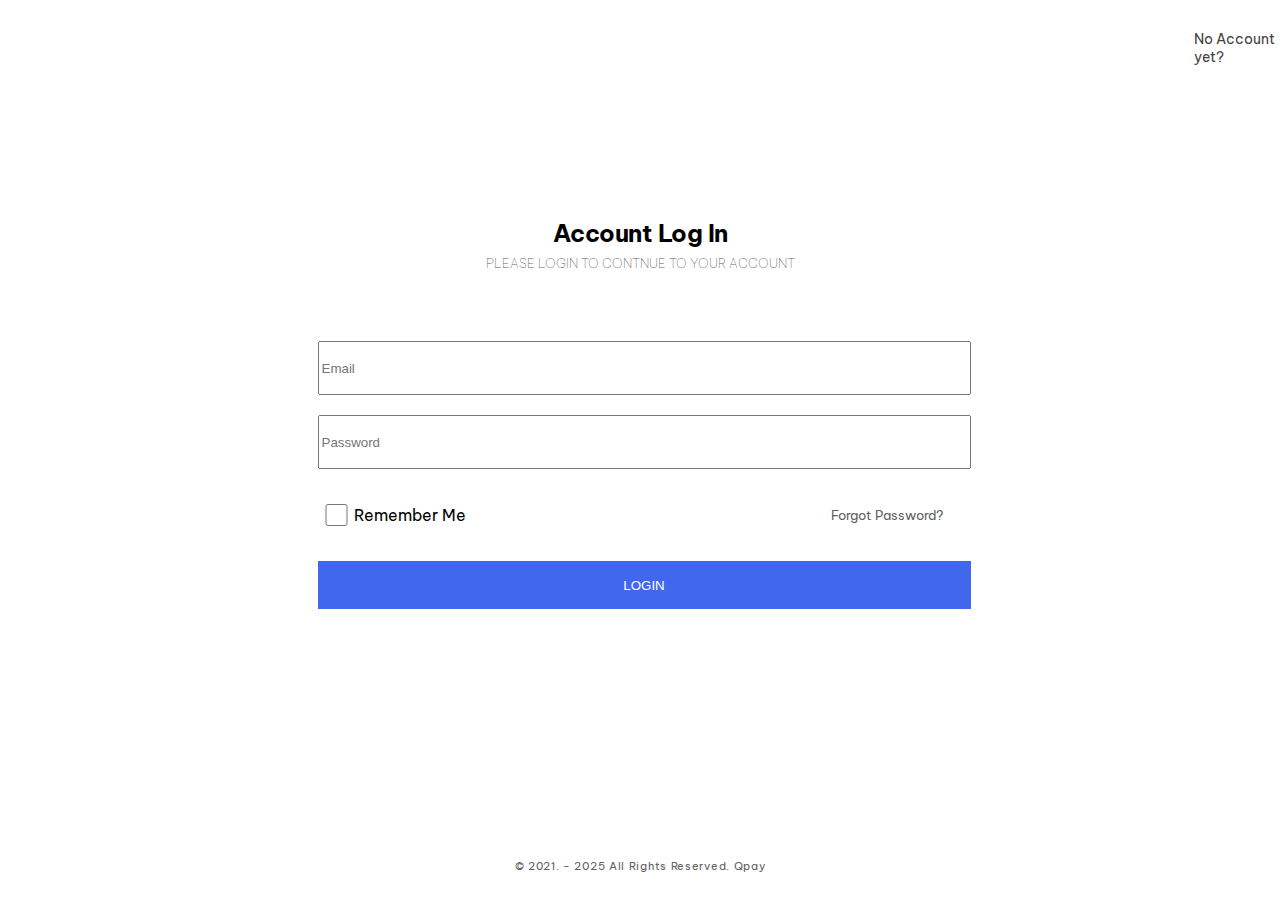
<file: login.html>
<!DOCTYPE html>
<html lang="en">
<head>
    <meta charset="UTF-8">
    <meta name="viewport" content="width=device-width, initial-scale=1.0">
    <title>archido</title>
    <link rel="stylesheet" href="./style/style.css">
</head>
<body>
    <header>
        <div class="header_login">
            <div class="header_login_logo">
                <img src="./img/Logo.svg" alt="logotype">
            </div>
            <div class="header_login_btn">
                <a class="noacc" href="#">No Account yet?</a>
                <button onclick="document.location='./registr.html'" class="btn_sign">Sign Up</button>
            </div>
        </div>
    </header>
    <main>
        <div class="account_block">
            <div class="block">
                <div class="about_account_text">
                    <h3 class="login_title">Account Log In</h3>
                    <p class="login_subtitle">PLEASE LOGIN TO CONTNUE TO YOUR ACCOUNT</p>
                </div>
                <div class="input_login">
                    <input class="input_em" placeholder="Email" type="email">
                    <input class="inputpass" placeholder="Password" type="password">
                    <div class="input_remember">
                        <input class="checkbox_rem" type="checkbox" name="" id="">
                        <p>Remember Me</p>
                        <p class="fpass">Forgot Password?</p>
                    </div>
                    <button onclick="document.location='./index.html'" class="btn_login_blue">LOGIN</button>
                </div>
            </div>
            
        </div> 
    </main>
    <footer>
        <div class="footer_right">
            <p class="right_politic">© 2021. - 2025 All Rights Reserved. Qpay</p>
        </div>
    </footer>
</body>
</html>
</file>
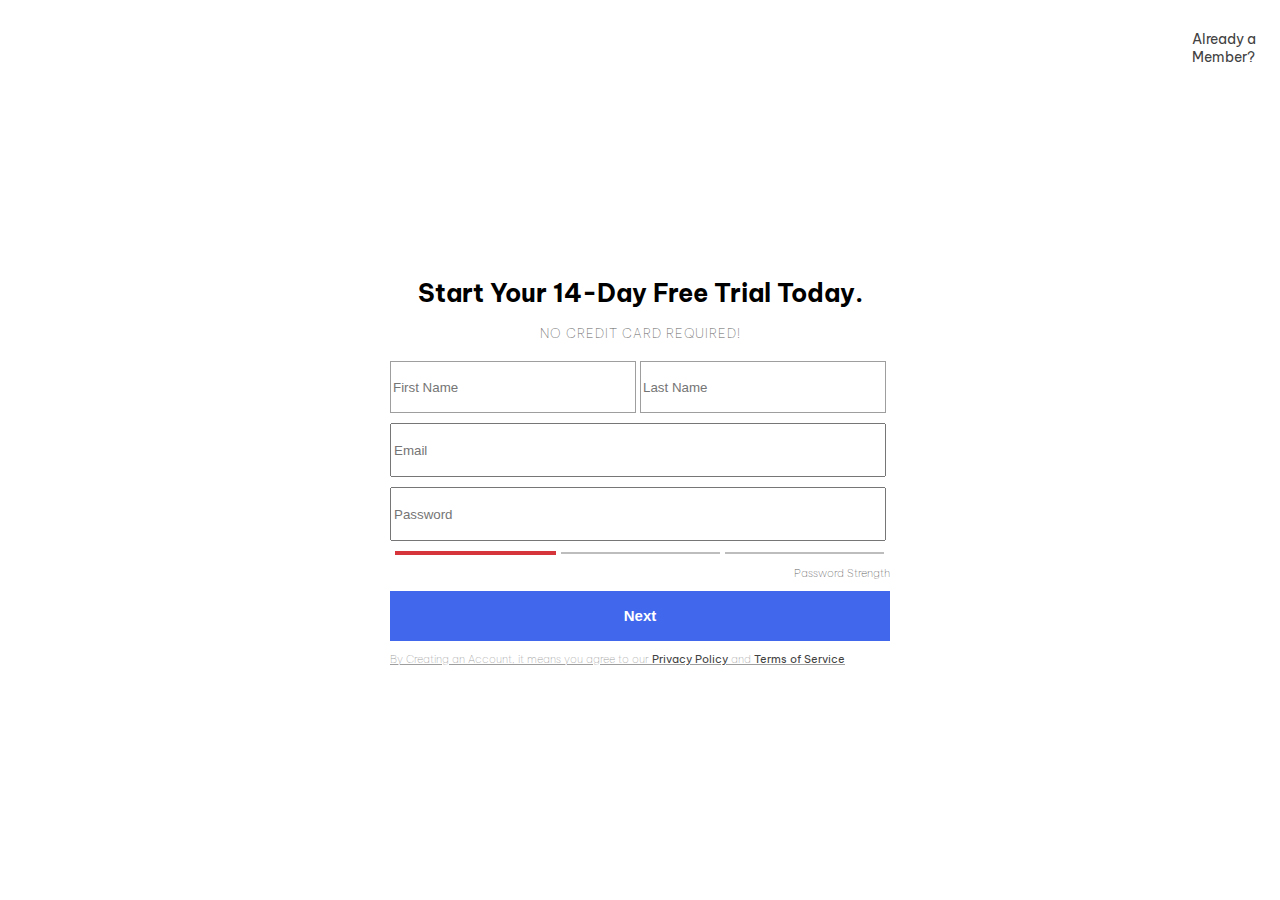
<file: registr.html>
<!DOCTYPE html>
<html lang="en">
<head>
    <meta charset="UTF-8">
    <meta name="viewport" content="width=device-width, initial-scale=1.0">
    <title>archido</title>
    <link rel="stylesheet" href="./style/style.css">
</head>
<body>
    <header>
        <div class="header_login">
            <div class="header_login_logo">
                <img src="./img/Logo.svg" alt="logotype">
            </div>
            <div class="header_login_btn">
                <a class="noacc" href="#">Already a Member?</a>
                <button onclick="document.location='./login.html'" class="btn_sign">Login Up</button>
            </div>
        </div>
    </header>
    <main>
        <div class="regitration_block">
            <div class="registration_container">
                <div class="registration_titles">
                    <h3 class="registration_title">Start Your 14-Day Free Trial Today.</h3>
                    <p class="registration_subtitle">NO CREDIT CARD REQUIRED!</p>
                </div>
                <div class="registr_input">
                    <input class="input_names" placeholder="First Name" type="text">
                    <input class="input_names" placeholder="Last Name" type="text">
                    <input class="registration_email" placeholder="Email" type="email">
                    <input class="registration_password" placeholder="Password" type="password">
                    <div class="registr_lines">
                        <hr class="red_line">
                        <hr class="grey_line">
                        <hr class="grey_line">
                    </div>
                    <p class="registration_passwoed_strength">Password Strength</p>
                    <button onclick="document.location='./login.html'" class="btn_registration_next">Next</button>
                    <p class="politics_terms">By Creating an Account, it means you agree to our <strong class="politics_terms_hard">Privacy Policy</strong> and <strong class="politics_terms_hard">Terms of Service</strong></p>
                </div>
            </div>
        </div>
    </main>
</body>
</html>
</file>
<file: style/style.css>
@import url(./header.css);
@import url(./main.css);
@import url(./footer.css);

body{
    font-family: Be Vietnam Pro;
    margin: 0;
    padding: 0;
}
</file>
<file: style/header.css>
@import url('https://fonts.googleapis.com/css2?family=Be+Vietnam+Pro:wght@300;400;700;800&family=Poppins:wght@500;600;700;800&display=swap');

.header{
    text-align: center;
    justify-content: center;
    display: flex;
    gap: 178px;
    margin-top: 32px;
    font-family: Be Vietnam Pro;
}

.header_logo_contact{
    display: flex;
    gap: 60px;
}

.header_phone{
    display: flex;
    gap: 10px;
    color: #004AE2;
    font-size: 18px;
}

.header_nav{
    margin-top: 20px;
    display: flex;
    gap: 60px;
}

.header_nav_bar{
    color: black;
    text-decoration: none;
    font-size: 16px;
    gap: 60px;
}

.header_button{
    display: flex;
}

.btn_login{
    font-family: Be Vietnam Pro;
    background-color: #004AE2;
    color: white;
    font-size: 18px;
    width: 129px;
    height: 55px;
    border: 0px;
    border-radius: 6px;
}

@media (min-width:1200px) and (max-width:1440px){
    .header{
        text-align: center;
        justify-content: center;
        display: flex;
        gap: 178px;
        margin-top: 32px;
        font-family: Be Vietnam Pro;
    }

    
}
</file>
<file: style/basket.css>
body {
    font-family: Arial;
    font-size: 17px;
    padding: 8px;
}
  
* {
    box-sizing: border-box;
}
  
.row {
    display: -ms-flexbox; /* IE10 */
    display: flex;
    -ms-flex-wrap: wrap; /* IE10 */
    flex-wrap: wrap;
    margin: 0 -16px;
}
  
.col-25 {
    -ms-flex: 25%; /* IE10 */
    flex: 25%;
}
  
.col-50 {
    -ms-flex: 50%; /* IE10 */
    flex: 50%;
}
  
.col-75 {
    -ms-flex: 75%; /* IE10 */
    flex: 75%;
}
  
.col-25,
.col-50,
.col-75 {
    padding: 0 16px;
}
  
.container {
    margin-top: 100px;
    background-color: #f2f2f2;
    padding: 5px 20px 15px 20px;
    border: 1px solid lightgrey;
    border-radius: 3px;
  }
  
input[type=text] {
    width: 100%;
    margin-bottom: 20px;
    padding: 12px;
    border: 1px solid #ccc;
    border-radius: 3px;
}
  
label {
    margin-bottom: 10px;
    display: block;
}
  
.btn {
    background-color: #004AE2;
    color: white;
    padding: 12px;
    margin: 10px 0;
    border: none;
    width: 100%;
    border-radius: 3px;
    cursor: pointer;
    font-size: 17px;
}
  
.btn:hover {
    background-color: white;
    color: #004AE2;
    transition: .8s linear;
}
  
a {
    color: #2196F3;
}
  
hr {
    border: 1px solid lightgrey;
  }
  
span.price {
    float: right;
    color: grey;
}
</file>
<file: style/footer.css>
.footer_container{
    height: 530px;
    background-color: #000F2D;
}

.footer_phone, .footer_adress, .footer_email, .footer_follow, .footer_archito, .footer_allright{
    color: white;
}

.name_phone, .name_adress, .name_email, .follow{
    font-weight: bold;
    font-size: 24px;
    line-height: 24px;
    margin-bottom: 20px;
}

.phone_number, .adress, .email_name{
    font-weight: lighter;
    font-size: 23px;
    line-height: 23px;
    margin-bottom: 77px;
}

.footer_social{
    display: flex;
    gap: 38px;
}

.footer_block_v1{
    display: flex;
    padding: 50px 100px 50px 100px;
}

.footer_block_v11, .footer_block_v12{
    display: flex;
    flex-direction: column;
}

.footer_block_v12{
    margin-left: 200px;
}

.footer_logo{
    color: #2A68E7;
    font-weight: bold;
    font-size: 54px;
    line-height: 54px;
    margin-bottom: 100px;
    margin: 0;
}

.archito_text{
    font-weight: lighter;
    font-size: 18px;
    line-height: 26px;
    margin-top: 150px;
}

.footer_archito{
    margin-left: 250px;
}

.footer_allright{
    font-size: 14px;
    line-height: 18px;
    font-weight: lighter;
    margin-top: -10px;
    margin-left: 100px;
}
</file>
